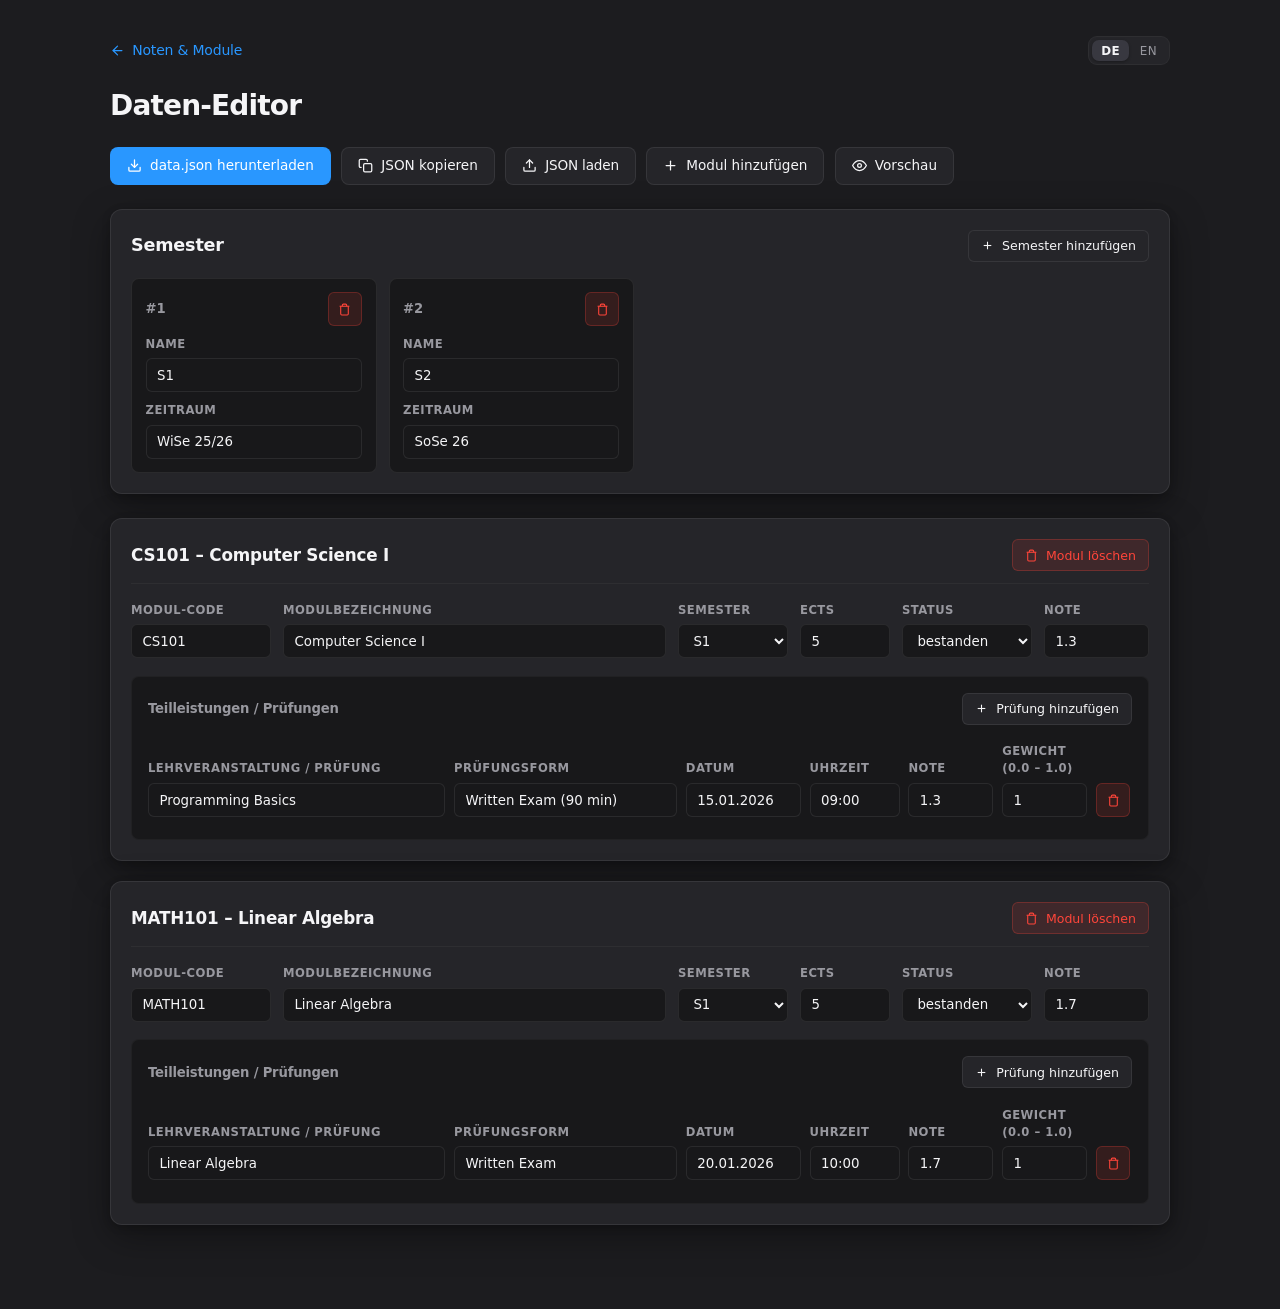
<file: editor.html>
<!DOCTYPE html>
<html lang="de">
<head>
  <meta charset="UTF-8">
  <meta name="viewport" content="width=device-width, initial-scale=1.0, viewport-fit=cover">
  <title>Data Editor – Noten &amp; Module</title>
  <link rel="icon" href="data:image/svg+xml,<svg xmlns=%22http://www.w3.org/2000/svg%22 viewBox=%220 0 100 100%22><text y=%22.9em%22 font-size=%2290%22>🎓</text></svg>">
  <link rel="stylesheet" href="style.css">
  <style>
    .editor-top-nav {
      display: flex;
      justify-content: space-between;
      align-items: center;
      margin-bottom: 1.25rem;
    }

    .nav-back-link {
      display: inline-flex;
      align-items: center;
      gap: 0.45rem;
      font-size: 0.875rem;
      font-weight: 500;
      color: var(--accent);
      text-decoration: none;
      transition: color 0.15s ease;
    }

    .nav-back-link:hover {
      color: var(--accent-hover);
    }

    .action-bar {
      display: flex;
      flex-wrap: wrap;
      gap: 0.65rem;
      margin-bottom: 1.5rem;
      align-items: center;
    }

    .btn {
      font-family: var(--font-system);
      font-size: 0.85rem;
      font-weight: 500;
      padding: 0.5rem 1rem;
      min-height: 38px;
      border-radius: 8px;
      cursor: pointer;
      display: inline-flex;
      align-items: center;
      gap: 0.5rem;
      transition: all 0.16s cubic-bezier(0.4, 0, 0.2, 1);
      border: 1px solid transparent;
      white-space: nowrap;
      line-height: 1.2;
    }

    .btn-primary {
      background: var(--accent);
      color: #fff;
    }

    .btn-primary:hover {
      background: var(--accent-hover);
    }

    .btn-secondary {
      background: var(--bg-elevated);
      color: var(--fg);
      border-color: var(--border);
    }

    .btn-secondary:hover {
      background: var(--bg-hover);
      border-color: var(--border-focus);
    }

    .btn-danger {
      background: rgba(255, 69, 58, 0.12);
      color: #ff453a;
      border-color: rgba(255, 69, 58, 0.25);
    }

    .btn-danger:hover {
      background: rgba(255, 69, 58, 0.22);
    }

    .btn-sm {
      min-height: 32px;
      padding: 0.35rem 0.75rem;
      font-size: 0.785rem;
      border-radius: 6px;
    }

    .btn-icon-only {
      width: 34px;
      height: 34px;
      min-height: 34px;
      padding: 0;
      justify-content: center;
      border-radius: 6px;
    }

    .section-card, .module-card {
      background: var(--bg-elevated);
      border: 1px solid var(--border);
      border-radius: 12px;
      padding: 1.25rem;
      margin-bottom: 1.5rem;
      box-shadow: var(--card-shadow);
    }

    .module-card {
      margin-bottom: 1.25rem;
      display: flex;
      flex-direction: column;
      gap: 1.1rem;
    }

    .section-title, .semester-item-header, .module-card-header, .sub-exams-header {
      display: flex;
      justify-content: space-between;
      align-items: center;
    }

    .section-title {
      font-size: 1.1rem;
      font-weight: 700;
      margin-bottom: 1rem;
      color: var(--fg);
    }

    .semester-item-header, .sub-exams-header {
      font-size: 0.825rem;
      font-weight: 600;
      color: var(--fg-secondary);
    }

    .semesters-grid {
      display: grid;
      grid-template-columns: repeat(auto-fill, minmax(210px, 1fr));
      gap: 0.75rem;
    }

    .semester-item {
      background: var(--bg-inset);
      border: 1px solid var(--border);
      border-radius: 8px;
      padding: 0.85rem;
      display: flex;
      flex-direction: column;
      gap: 0.6rem;
    }

    .form-group {
      display: flex;
      flex-direction: column;
      gap: 0.35rem;
    }

    .form-label {
      font-size: 0.725rem;
      font-weight: 600;
      color: var(--fg-secondary);
      text-transform: uppercase;
      letter-spacing: 0.04em;
    }

    .form-input, .form-select {
      font-family: var(--font-system);
      font-size: 0.835rem;
      background: var(--bg-inset);
      color: var(--fg);
      border: 1px solid var(--border);
      border-radius: 6px;
      padding: 0.45rem 0.65rem;
      outline: none;
      transition: all 0.15s ease;
      width: 100%;
      min-height: 34px;
    }

    .form-input:focus, .form-select:focus {
      background: var(--bg-hover);
      border-color: var(--border-focus);
      box-shadow: 0 0 0 2px rgba(41, 151, 255, 0.2);
    }

    .module-card-header {
      border-bottom: 1px solid var(--border-subtle);
      padding-bottom: 0.75rem;
      gap: 1rem;
    }

    .module-card-title {
      font-size: 1.05rem;
      font-weight: 700;
      color: var(--fg);
    }

    .module-fields-grid {
      display: grid;
      grid-template-columns: 140px 1fr 110px 90px 130px 105px;
      gap: 0.75rem;
    }

    .sub-exams-container {
      background: var(--bg-inset);
      border: 1px solid var(--border-subtle);
      border-radius: 8px;
      padding: 1rem;
      display: flex;
      flex-direction: column;
      gap: 0.75rem;
    }

    .sub-exam-row {
      display: grid;
      grid-template-columns: 2fr 1.5fr 115px 90px 85px 85px 36px;
      gap: 0.55rem;
      align-items: end;
      padding: 0.4rem 0;
      border-bottom: 1px solid var(--border-subtle);
    }

    .sub-exam-row:last-child {
      border-bottom: none;
    }

    .preview-box {
      background: var(--bg-inset);
      border: 1px solid var(--border);
      border-radius: 8px;
      padding: 1rem;
      font-family: monospace;
      font-size: 0.8rem;
      color: var(--fg);
      max-height: 400px;
      overflow-y: auto;
      white-space: pre;
      line-height: 1.45;
    }

    .toast {
      position: fixed;
      bottom: 2rem;
      right: 2rem;
      background: var(--bg-active);
      color: var(--fg);
      border: 1px solid var(--border);
      padding: 0.65rem 1.1rem;
      border-radius: 8px;
      font-size: 0.85rem;
      font-weight: 500;
      box-shadow: 0 8px 24px rgba(0, 0, 0, 0.4);
      opacity: 0;
      transform: translateY(10px);
      transition: all 0.2s cubic-bezier(0.2, 0.8, 0.2, 1);
      pointer-events: none;
      z-index: 1000;
    }

    .toast.show {
      opacity: 1;
      transform: translateY(0);
    }

    @media (max-width: 900px) {
      .module-fields-grid, .sub-exam-row {
        grid-template-columns: 1fr 1fr;
      }
    }

    @media (max-width: 680px) {
      .module-fields-grid, .sub-exam-row {
        grid-template-columns: 1fr;
      }
      .action-bar {
        flex-direction: column;
        align-items: stretch;
      }
      .action-bar .btn {
        justify-content: center;
      }
    }
  </style>
</head>
<body>

  <div class="container">
    <div class="editor-top-nav">
      <a href="index.html" class="nav-back-link">
        <svg width="15" height="15" viewBox="0 0 24 24" fill="none" stroke="currentColor" stroke-width="2" stroke-linecap="round" stroke-linejoin="round">
          <line x1="19" y1="12" x2="5" y2="12"></line>
          <polyline points="12 19 5 12 12 5"></polyline>
        </svg>
        <span data-i18n="back">Noten &amp; Module</span>
      </a>

      <div class="segmented-control lang-toggle" id="langToggle">
        <button class="seg-btn active" data-lang="de">DE</button>
        <button class="seg-btn" data-lang="en">EN</button>
      </div>
    </div>

    <header class="page-header" style="margin-bottom: 1.25rem;">
      <h1 data-i18n="title">Daten-Editor</h1>
    </header>

    <div class="action-bar">
      <button class="btn btn-primary" id="btnDownload">
        <svg width="15" height="15" viewBox="0 0 24 24" fill="none" stroke="currentColor" stroke-width="2" stroke-linecap="round" stroke-linejoin="round">
          <path d="M21 15v4a2 2 0 0 1-2 2H5a2 2 0 0 1-2-2v-4"></path>
          <polyline points="7 10 12 15 17 10"></polyline>
          <line x1="12" y1="15" x2="12" y2="3"></line>
        </svg>
        <span data-i18n="downloadJson">data.json herunterladen</span>
      </button>

      <button class="btn btn-secondary" id="btnCopy">
        <svg width="15" height="15" viewBox="0 0 24 24" fill="none" stroke="currentColor" stroke-width="2" stroke-linecap="round" stroke-linejoin="round">
          <rect x="9" y="9" width="13" height="13" rx="2" ry="2"></rect>
          <path d="M5 15H4a2 2 0 0 1-2-2V4a2 2 0 0 1 2-2h9a2 2 0 0 1 2 2v1"></path>
        </svg>
        <span data-i18n="copyJson">JSON kopieren</span>
      </button>

      <label class="btn btn-secondary">
        <svg width="15" height="15" viewBox="0 0 24 24" fill="none" stroke="currentColor" stroke-width="2" stroke-linecap="round" stroke-linejoin="round">
          <path d="M21 15v4a2 2 0 0 1-2 2H5a2 2 0 0 1-2-2v-4"></path>
          <polyline points="17 8 12 3 7 8"></polyline>
          <line x1="12" y1="3" x2="12" y2="15"></line>
        </svg>
        <span data-i18n="importJson">JSON laden</span>
        <input type="file" id="fileInput" accept=".json" hidden>
      </label>

      <button class="btn btn-secondary" onclick="addModule()">
        <svg width="15" height="15" viewBox="0 0 24 24" fill="none" stroke="currentColor" stroke-width="2" stroke-linecap="round" stroke-linejoin="round">
          <line x1="12" y1="5" x2="12" y2="19"></line>
          <line x1="5" y1="12" x2="19" y2="12"></line>
        </svg>
        <span data-i18n="addModule">Modul hinzufügen</span>
      </button>

      <button class="btn btn-secondary" id="btnTogglePreview">
        <svg width="15" height="15" viewBox="0 0 24 24" fill="none" stroke="currentColor" stroke-width="2" stroke-linecap="round" stroke-linejoin="round">
          <path d="M1 12s4-8 11-8 11 8 11 8-4 8-11 8-11-8-11-8z"></path>
          <circle cx="12" cy="12" r="3"></circle>
        </svg>
        <span id="btnPreviewText">Vorschau</span>
      </button>
    </div>

    <section class="section-card">
      <div class="section-title">
        <span data-i18n="semestersTitle">Semester</span>
        <button class="btn btn-secondary btn-sm" onclick="addSemester()">
          <svg width="13" height="13" viewBox="0 0 24 24" fill="none" stroke="currentColor" stroke-width="2">
            <line x1="12" y1="5" x2="12" y2="19"></line>
            <line x1="5" y1="12" x2="19" y2="12"></line>
          </svg>
          <span data-i18n="addSemester">Semester hinzufügen</span>
        </button>
      </div>
      <div class="semesters-grid" id="semestersContainer"></div>
    </section>

    <section id="modulesContainer"></section>

    <section class="section-card" id="previewSection" hidden>
      <div class="section-title">
        <span>JSON Preview</span>
      </div>
      <div class="preview-box" id="jsonPreview"></div>
    </section>
  </div>

  <div class="toast" id="toast"></div>

  <script>
    let currentLang = localStorage.getItem('lang') || 'de';
    const previewSection = document.getElementById('previewSection');

    const I18N = {
      de: {
        back: 'Noten & Module',
        title: 'Daten-Editor',
        downloadJson: 'data.json herunterladen',
        copyJson: 'JSON kopieren',
        importJson: 'JSON laden',
        addModule: 'Modul hinzufügen',
        previewJson: 'Vorschau',
        hidePreview: 'Vorschau ausblenden',
        semestersTitle: 'Semester',
        addSemester: 'Semester hinzufügen',
        semesterName: 'Name',
        semesterPeriod: 'Zeitraum',
        moduleCode: 'Modul-Code',
        moduleName: 'Modulbezeichnung',
        semester: 'Semester',
        ects: 'ECTS',
        status: 'Status',
        grade: 'Note',
        statusPassed: 'bestanden',
        statusRecognized: 'anerkannt',
        statusOpen: 'offen',
        subExams: 'Teilleistungen / Prüfungen',
        addExam: 'Prüfung hinzufügen',
        examName: 'Lehrveranstaltung / Prüfung',
        examFormat: 'Prüfungsform',
        examDate: 'Datum',
        examTime: 'Uhrzeit',
        examGrade: 'Note',
        examWeight: 'Gewicht (0.0 – 1.0)',
        deleteModule: 'Modul löschen',
        deleteExam: 'Löschen',
        deleteSemester: 'Löschen',
        copied: 'data.json in die Zwischenablage kopiert!',
        imported: 'JSON-Datei erfolgreich geladen!',
        invalidJson: 'Fehler: Ungültiges JSON-Format.'
      },
      en: {
        back: 'Grades & Modules',
        title: 'Data Editor',
        downloadJson: 'Download data.json',
        copyJson: 'Copy JSON',
        importJson: 'Load JSON',
        addModule: 'Add Module',
        previewJson: 'Preview JSON',
        hidePreview: 'Hide Preview',
        semestersTitle: 'Semesters',
        addSemester: 'Add Semester',
        semesterName: 'Name',
        semesterPeriod: 'Period',
        moduleCode: 'Module Code',
        moduleName: 'Module Title',
        semester: 'Semester',
        ects: 'ECTS',
        status: 'Status',
        grade: 'Grade',
        statusPassed: 'passed',
        statusRecognized: 'recognized',
        statusOpen: 'pending',
        subExams: 'Sub-assessments / Exams',
        addExam: 'Add Exam',
        examName: 'Course / Exam Title',
        examFormat: 'Assessment Format',
        examDate: 'Date',
        examTime: 'Time',
        examGrade: 'Grade',
        examWeight: 'Weight (0.0 – 1.0)',
        deleteModule: 'Delete Module',
        deleteExam: 'Delete',
        deleteSemester: 'Delete',
        copied: 'data.json copied to clipboard!',
        imported: 'JSON file loaded successfully!',
        invalidJson: 'Error: Invalid JSON format.'
      }
    };

    function t(key) {
      return I18N[currentLang]?.[key] || I18N.de[key] || key;
    }

    let state = {
      semesters: [
        { id: 1, name: "S1", period: "WiSe 25/26" },
        { id: 2, name: "S2", period: "SoSe 26" }
      ],
      modules: [
        {
          code: "CS101",
          name: "Computer Science I",
          semester: 1,
          ects: 5,
          grade: "1.3",
          status: "bestanden",
          subjects: [
            { name: "Programming Basics", format: "Written Exam (90 min)", date: "15.01.2026", time: "09:00", grade: "1.3", weight: 1.0 }
          ]
        },
        {
          code: "MATH101",
          name: "Linear Algebra",
          semester: 1,
          ects: 5,
          grade: "1.7",
          status: "bestanden",
          subjects: [
            { name: "Linear Algebra", format: "Written Exam", date: "20.01.2026", time: "10:00", grade: "1.7", weight: 1.0 }
          ]
        }
      ]
    };

    const newExam = name => ({ name, format: "Written Exam", date: "", time: "", grade: "", weight: 1.0 });

    const TRASH_ICON = `<svg width="13" height="13" viewBox="0 0 24 24" fill="none" stroke="currentColor" stroke-width="2">
      <polyline points="3 6 5 6 21 6"></polyline>
      <path d="M19 6v14a2 2 0 0 1-2 2H7a2 2 0 0 1-2-2V6m3 0V4a2 2 0 0 1 2-2h4a2 2 0 0 1 2 2v2"></path>
    </svg>`;

    function esc(s) {
      return String(s ?? '').replace(/[&<>"']/g, c => `&#${c.charCodeAt(0)};`);
    }

    function field(label, value, onInput, attrs = '') {
      return `<label class="form-group"><span class="form-label">${label}</span><input class="form-input" ${attrs} value="${esc(value)}" oninput="${onInput}"></label>`;
    }

    function select(label, onChange, options) {
      return `<label class="form-group"><span class="form-label">${label}</span><select class="form-select" onchange="${onChange}">${options}</select></label>`;
    }

    function showToast(msg) {
      const el = document.getElementById('toast');
      el.textContent = msg;
      el.classList.add('show');
      setTimeout(() => el.classList.remove('show'), 2400);
    }

    function applyTranslations() {
      document.documentElement.lang = currentLang;
      document.title = `${t('title')} – ${t('back')}`;
      document.querySelectorAll('[data-i18n]').forEach(el => el.textContent = t(el.dataset.i18n));
      document.getElementById('btnPreviewText').textContent = t(previewSection.hidden ? 'previewJson' : 'hidePreview');
      document.querySelectorAll('#langToggle .seg-btn').forEach(b => b.classList.toggle('active', b.dataset.lang === currentLang));
    }

    function renderSemesters() {
      document.getElementById('semestersContainer').innerHTML = state.semesters.map((s, i) => `
        <div class="semester-item">
          <div class="semester-item-header">
            <span>#${esc(s.id)}</span>
            <button class="btn btn-danger btn-icon-only" onclick="removeSemester(${i})" title="${t('deleteSemester')}">${TRASH_ICON}</button>
          </div>
          ${field(t('semesterName'), s.name, `updateSemester(${i}, 'name', this.value)`, 'placeholder="S1"')}
          ${field(t('semesterPeriod'), s.period, `updateSemester(${i}, 'period', this.value)`, 'placeholder="WiSe 25/26"')}
        </div>
      `).join('');
    }

    const cardTitle = m => `${m.code || 'CODE'} – ${m.name || t('moduleName')}`;

    function renderModules() {
      document.getElementById('modulesContainer').innerHTML = state.modules.map((m, i) => {
        const semesterOptions = state.semesters.map(s =>
          `<option value="${esc(s.id)}" ${Number(m.semester) === Number(s.id) ? 'selected' : ''}>${esc(s.name || 'S' + s.id)}</option>`
        ).join('');
        const statusOptions = [['bestanden', 'statusPassed'], ['anerkannt', 'statusRecognized'], ['offen', 'statusOpen']].map(([value, key]) =>
          `<option value="${value}" ${m.status === value ? 'selected' : ''}>${t(key)}</option>`
        ).join('');

        const subRows = (m.subjects || []).map((sub, j) => {
          const on = f => `updateSubExam(${i}, ${j}, '${f}', this.value)`;
          return `
            <div class="sub-exam-row">
              ${field(t('examName'), sub.name, on('name'), `placeholder="${t('examName')}"`)}
              ${field(t('examFormat'), sub.format, on('format'), 'placeholder="Klausur / Projekt"')}
              ${field(t('examDate'), sub.date, on('date'), 'placeholder="15.01.2026"')}
              ${field(t('examTime'), sub.time, on('time'), 'placeholder="09:00"')}
              ${field(t('examGrade'), sub.grade, on('grade'), 'placeholder="1.3"')}
              ${field(t('examWeight'), sub.weight ?? 1, `updateSubExam(${i}, ${j}, 'weight', parseFloat(this.value) || 0)`, 'type="number" step="0.05" min="0" max="1"')}
              <button class="btn btn-danger btn-icon-only" onclick="removeSubExam(${i}, ${j})" title="${t('deleteExam')}">${TRASH_ICON}</button>
            </div>
          `;
        }).join('');

        return `
          <div class="module-card">
            <div class="module-card-header">
              <div class="module-card-title" id="card-title-${i}">${esc(cardTitle(m))}</div>
              <button class="btn btn-danger btn-sm" onclick="removeModule(${i})">${TRASH_ICON}<span>${t('deleteModule')}</span></button>
            </div>

            <div class="module-fields-grid">
              ${field(t('moduleCode'), m.code, `updateModule(${i}, 'code', this.value)`, 'placeholder="CS101"')}
              ${field(t('moduleName'), m.name, `updateModule(${i}, 'name', this.value)`, 'placeholder="Computer Science I"')}
              ${select(t('semester'), `updateModule(${i}, 'semester', parseInt(this.value, 10))`, semesterOptions)}
              ${field(t('ects'), m.ects ?? 0, `updateModule(${i}, 'ects', parseInt(this.value, 10) || 0)`, 'type="number"')}
              ${select(t('status'), `updateModule(${i}, 'status', this.value)`, statusOptions)}
              ${field(t('grade'), m.grade, `updateModule(${i}, 'grade', this.value)`, 'placeholder="1.3"')}
            </div>

            <div class="sub-exams-container">
              <div class="sub-exams-header">
                <span>${t('subExams')}</span>
                <button class="btn btn-secondary btn-sm" onclick="addSubExam(${i})">
                  <svg width="13" height="13" viewBox="0 0 24 24" fill="none" stroke="currentColor" stroke-width="2">
                    <line x1="12" y1="5" x2="12" y2="19"></line>
                    <line x1="5" y1="12" x2="19" y2="12"></line>
                  </svg>
                  <span>${t('addExam')}</span>
                </button>
              </div>
              ${subRows}
            </div>
          </div>
        `;
      }).join('');
    }

    function refresh() {
      renderSemesters();
      renderModules();
      updatePreview();
    }

    function updateSemester(i, key, val) {
      state.semesters[i][key] = val;
      // re-render only the modules so the semester input keeps focus; their dropdowns show semester names
      if (key === 'name') renderModules();
      updatePreview();
    }

    function addSemester() {
      const nextId = state.semesters.length > 0 ? Math.max(...state.semesters.map(s => s.id)) + 1 : 1;
      state.semesters.push({ id: nextId, name: `S${nextId}`, period: "" });
      refresh();
    }

    function removeSemester(i) {
      state.semesters.splice(i, 1);
      refresh();
    }

    function updateModule(i, key, val) {
      state.modules[i][key] = val;
      if (key === 'code' || key === 'name') {
        document.getElementById(`card-title-${i}`).textContent = cardTitle(state.modules[i]);
      }
      updatePreview();
    }

    function addModule() {
      state.modules.push({
        code: "CS10" + (state.modules.length + 1),
        name: "New Module",
        semester: state.semesters.length > 0 ? state.semesters[0].id : 1,
        ects: 5,
        grade: "",
        status: "bestanden",
        subjects: [newExam("Course 1")]
      });
      refresh();
    }

    function removeModule(i) {
      state.modules.splice(i, 1);
      refresh();
    }

    function addSubExam(i) {
      (state.modules[i].subjects ||= []).push(newExam("Course Part"));
      refresh();
    }

    function updateSubExam(i, j, key, val) {
      state.modules[i].subjects[j][key] = val;
      updatePreview();
    }

    function removeSubExam(i, j) {
      state.modules[i].subjects.splice(j, 1);
      refresh();
    }

    // normalizes known fields; the spreads keep fields the editor has no inputs for (config, semesterLabel, ...)
    function getCleanData() {
      return {
        ...state,
        semesters: state.semesters.map(s => ({
          ...s,
          id: Number(s.id),
          name: s.name || `S${s.id}`,
          period: s.period || ""
        })),
        modules: state.modules.map(m => ({
          ...m,
          code: m.code || "",
          name: m.name || "",
          semester: Number(m.semester) || 1,
          ects: Number(m.ects) || 0,
          grade: m.grade || "",
          status: m.status || "bestanden",
          subjects: (m.subjects || []).map(sub => ({
            ...sub,
            name: sub.name || "",
            format: sub.format || "",
            date: sub.date || "",
            time: sub.time || "",
            grade: sub.grade || "",
            weight: sub.weight !== undefined ? Number(sub.weight) : 1
          }))
        }))
      };
    }

    const json = () => JSON.stringify(getCleanData(), null, 2);

    function updatePreview() {
      document.getElementById('jsonPreview').textContent = json();
    }

    document.getElementById('langToggle').addEventListener('click', e => {
      const btn = e.target.closest('.seg-btn');
      if (!btn || btn.dataset.lang === currentLang) return;
      currentLang = btn.dataset.lang;
      localStorage.setItem('lang', currentLang);
      applyTranslations();
      refresh();
    });

    document.getElementById('btnTogglePreview').addEventListener('click', () => {
      previewSection.hidden = !previewSection.hidden;
      document.getElementById('btnPreviewText').textContent = t(previewSection.hidden ? 'previewJson' : 'hidePreview');
    });

    document.getElementById('btnCopy').addEventListener('click', () => {
      navigator.clipboard.writeText(json()).then(() => showToast(t('copied')));
    });

    document.getElementById('btnDownload').addEventListener('click', () => {
      const url = URL.createObjectURL(new Blob([json()], { type: 'application/json' }));
      const a = document.createElement('a');
      a.href = url;
      a.download = 'data.json';
      a.click();
      URL.revokeObjectURL(url);
    });

    document.getElementById('fileInput').addEventListener('change', e => {
      const file = e.target.files[0];
      if (!file) return;
      const reader = new FileReader();
      reader.onload = evt => {
        try {
          const parsed = JSON.parse(evt.target.result);
          if (!Array.isArray(parsed.modules)) throw new Error('Missing modules');
          state = { ...parsed, semesters: Array.isArray(parsed.semesters) ? parsed.semesters : [] };
          refresh();
          showToast(t('imported'));
        } catch {
          alert(t('invalidJson'));
        }
      };
      reader.readAsText(file);
    });

    applyTranslations();
    refresh();
  </script>
</body>
</html>
</file>
<file: style.css>
:root {
  --bg: #1c1c1f;
  --bg-elevated: #252529;
  --bg-hover: #2f2f35;
  --bg-inset: #18181a;
  --bg-active: #383840;

  --fg: #f5f5f7;
  --fg-secondary: #98989f;
  --fg-tertiary: #686870;

  --border: rgba(255, 255, 255, 0.08);
  --border-subtle: rgba(255, 255, 255, 0.04);
  --border-focus: rgba(41, 151, 255, 0.6);

  --accent: #2997ff;
  --accent-hover: #47a6ff;
  --accent-subtle: rgba(41, 151, 255, 0.12);

  --status-green: #30d158;

  --card-shadow: 0 12px 36px rgba(0, 0, 0, 0.35), 0 2px 8px rgba(0, 0, 0, 0.2);

  --font-system: -apple-system, BlinkMacSystemFont, "SF Pro Text", "SF Pro Display", -ui-sans-serif, system-ui, sans-serif;
}

* {
  box-sizing: border-box;
  margin: 0;
  padding: 0;
  -webkit-tap-highlight-color: transparent;
}

body {
  font-family: var(--font-system);
  background-color: var(--bg);
  color: var(--fg);
  line-height: 1.47059;
  letter-spacing: -0.012em;
  padding: 2.25rem 1.25rem 4rem;
  -webkit-font-smoothing: antialiased;
  -moz-osx-font-smoothing: grayscale;
}

.container {
  max-width: 1060px;
  margin: 0 auto;
}

.tabular {
  font-variant-numeric: tabular-nums;
  letter-spacing: -0.01em;
}

header.page-header {
  display: flex;
  justify-content: space-between;
  align-items: flex-start;
  margin-bottom: 1.5rem;
  gap: 1rem;
}

h1 {
  font-size: 1.75rem;
  font-weight: 700;
  letter-spacing: -0.03em;
  color: var(--fg);
}

.subtitle {
  font-size: 0.825rem;
  color: var(--fg-secondary);
  margin-top: 0.25rem;
}

.header-actions {
  display: flex;
  align-items: center;
  gap: 0.5rem;
  flex-shrink: 0;
}

.header-action-btn {
  text-decoration: none;
  display: inline-flex;
  align-items: center;
  gap: 0.35rem;
  background: var(--bg-elevated);
  border: 1px solid var(--border-subtle);
  border-radius: 7px;
  padding: 0.25rem 0.65rem;
  font-size: 0.745rem;
  font-weight: 500;
  color: var(--fg-secondary);
  transition: all 0.15s ease;
  white-space: nowrap;
}

.header-action-btn:hover {
  background: var(--bg-hover);
  color: var(--fg);
  border-color: var(--border);
}

.lang-toggle {
  flex-shrink: 0;
}

.lang-toggle .seg-btn {
  padding: 0.22rem 0.55rem;
  font-size: 0.745rem;
  letter-spacing: 0.04em;
  min-width: 32px;
  text-align: center;
  line-height: 1.2;
}

.controls-wrapper {
  display: flex;
  flex-direction: column;
  gap: 0.75rem;
  margin-bottom: 1.25rem;
}

.segmented-control {
  display: inline-flex;
  background: var(--bg-elevated);
  border: 1px solid var(--border-subtle);
  padding: 3px;
  border-radius: 9px;
  gap: 2px;
  max-width: 100%;
}

.segmented-control.scrollable {
  overflow-x: auto;
  scrollbar-width: none;
  -webkit-overflow-scrolling: touch;
}

.segmented-control.scrollable::-webkit-scrollbar {
  display: none;
}

.seg-btn {
  font-family: var(--font-system);
  background: transparent;
  border: none;
  color: var(--fg-secondary);
  padding: 0.42rem 1rem;
  border-radius: 7px;
  font-size: 0.8rem;
  font-weight: 500;
  cursor: pointer;
  white-space: nowrap;
  transition: all 0.16s cubic-bezier(0.4, 0, 0.2, 1);
}

.seg-btn:hover {
  color: var(--fg);
}

.seg-btn.active {
  background: var(--bg-active);
  color: var(--fg);
  font-weight: 600;
  box-shadow: 0 1px 3px rgba(0, 0, 0, 0.3);
}

.sub-toolbar {
  display: flex;
  justify-content: space-between;
  align-items: center;
  flex-wrap: wrap;
  gap: 0.75rem;
}

.search-box {
  position: relative;
  flex-grow: 1;
  max-width: 240px;
}

.search-input {
  width: 100%;
  background: var(--bg-elevated);
  border: 1px solid var(--border);
  color: var(--fg);
  padding: 0.4rem 0.75rem 0.4rem 2rem;
  border-radius: 8px;
  font-size: 0.8rem;
  font-family: var(--font-system);
  outline: none;
  transition: all 0.2s ease;
}

.search-input::placeholder {
  color: var(--fg-tertiary);
}

.search-input:focus {
  background: var(--bg-hover);
  border-color: var(--border-focus);
  box-shadow: 0 0 0 3px rgba(41, 151, 255, 0.2);
}

.search-icon {
  position: absolute;
  left: 0.65rem;
  top: 50%;
  transform: translateY(-50%);
  width: 13px;
  height: 13px;
  color: var(--fg-tertiary);
  pointer-events: none;
}

.card {
  background: var(--bg-elevated);
  border: 1px solid var(--border);
  border-radius: 12px;
  box-shadow: var(--card-shadow);
  overflow: hidden;
  margin-bottom: 1.25rem;
}

.table-scroll-wrapper {
  width: 100%;
  overflow-x: auto;
  -webkit-overflow-scrolling: touch;
}

table {
  width: 100%;
  border-collapse: collapse;
  table-layout: fixed;
  font-size: 0.835rem;
  text-align: left;
}

.tbl-exams { min-width: 900px; }
.tbl-exams col.c-date   { width: 95px; }
.tbl-exams col.c-time   { width: 95px; }
.tbl-exams col.c-mod    { width: 100px; }
.tbl-exams col.c-form   { width: 255px; }
.tbl-exams col.c-grade  { width: 145px; }

.tbl-modules { min-width: 900px; }
.tbl-modules col.c-code   { width: 115px; }
.tbl-modules col.c-sem    { width: 75px; }
.tbl-modules col.c-ects   { width: 85px; }
.tbl-modules col.c-grade  { width: 140px; }
.tbl-modules col.c-action { width: 110px; }

/* !important: must beat the td/th padding rules, including the mobile ones */
.cell-action {
  text-align: right;
  white-space: nowrap;
  padding-right: 0.9rem !important;
  padding-left: 0.25rem !important;
}

tr.details-row > td {
  padding: 0;
}

tfoot tr.summary-row td {
  background: var(--bg-inset);
  border-top: 1px solid var(--border);
  font-weight: 600;
  font-size: 0.8rem;
  color: var(--fg);
  padding: 0.65rem 0.9rem;
}

thead th {
  background: var(--bg-inset);
  color: var(--fg-secondary);
  font-weight: 600;
  text-transform: uppercase;
  font-size: 0.685rem;
  letter-spacing: 0.05em;
  padding: 0.65rem 0.9rem;
  border-bottom: 1px solid var(--border);
  user-select: none;
}

tr.semester-group-header td {
  background: rgba(255, 255, 255, 0.02);
  font-weight: 600;
  font-size: 0.775rem;
  color: var(--fg);
  padding: 0.55rem 0.9rem;
  border-top: 1px solid var(--border);
  border-bottom: 1px solid var(--border-subtle);
}

tbody tr.main-row {
  border-bottom: 1px solid var(--border-subtle);
  transition: background-color 0.15s ease;
}

tbody tr.main-row:last-child {
  border-bottom: none;
}

tbody tr.main-row:hover {
  background-color: var(--bg-hover);
}

tbody td {
  padding: 0.75rem 0.9rem;
  vertical-align: middle;
  line-height: 1.35;
}

.cell-wrap {
  overflow-wrap: break-word;
  hyphens: auto;
}

.cell-nowrap {
  white-space: nowrap;
}

.text-secondary {
  color: var(--fg-secondary);
  font-size: 0.785rem;
}

.text-tertiary {
  color: var(--fg-tertiary);
}

.font-semibold {
  font-weight: 600;
  color: var(--fg);
}

.code-link {
  font-family: var(--font-system);
  font-size: 0.775rem;
  font-weight: 600;
  color: var(--accent);
  background: var(--accent-subtle);
  border: 1px solid rgba(41, 151, 255, 0.22);
  padding: 0.18rem 0.45rem;
  border-radius: 5px;
  cursor: pointer;
  display: inline-block;
  transition: all 0.15s ease;
  white-space: nowrap;
}

.code-link:hover {
  background: rgba(41, 151, 255, 0.25);
  color: var(--accent-hover);
  border-color: rgba(41, 151, 255, 0.4);
}

.subj-link {
  font-family: var(--font-system);
  font-size: 0.835rem;
  font-weight: 600;
  color: var(--fg);
  background: transparent;
  border: none;
  cursor: pointer;
  padding: 0;
  text-align: left;
  transition: color 0.15s ease;
  display: inline-flex;
  align-items: center;
  gap: 0.3rem;
}

.subj-link:hover {
  color: var(--accent);
}

.subj-link-icon {
  opacity: 0;
  width: 10px;
  height: 10px;
  color: var(--accent);
  transition: all 0.15s ease;
  transform: translateX(-3px);
}

.subj-link:hover .subj-link-icon {
  opacity: 1;
  transform: translateX(0);
}

@keyframes rowGlow {
  0% { background-color: rgba(41, 151, 255, 0.35); }
  60% { background-color: rgba(41, 151, 255, 0.12); }
  100% { background-color: transparent; }
}

.highlight-glow {
  animation: rowGlow 1.8s cubic-bezier(0.2, 0.8, 0.2, 1) forwards;
}

.status-badge {
  display: inline-flex;
  align-items: center;
  gap: 0.35rem;
  font-size: 0.775rem;
  font-weight: 500;
  white-space: nowrap;
  padding: 0.18rem 0.55rem;
  border-radius: 6px;
  line-height: 1.25;
  letter-spacing: -0.01em;
}

.status-grade {
  background-color: rgba(48, 209, 88, 0.12);
  color: var(--status-green);
  border: 1px solid rgba(48, 209, 88, 0.28);
}

.format-pill {
  display: inline-block;
  font-size: 0.745rem;
  color: var(--fg-secondary);
  background: rgba(255, 255, 255, 0.04);
  border: 1px solid var(--border-subtle);
  padding: 0.18rem 0.55rem;
  border-radius: 5px;
  line-height: 1.3;
  white-space: normal;
}

.sem-tag {
  font-size: 0.685rem;
  font-weight: 600;
  color: var(--accent);
  background: var(--accent-subtle);
  padding: 0.1rem 0.3rem;
  border-radius: 4px;
  margin-right: 0.25rem;
  white-space: nowrap;
}

.expand-btn {
  font-family: var(--font-system);
  background: rgba(255, 255, 255, 0.05);
  border: 1px solid var(--border-subtle);
  color: var(--fg-secondary);
  font-size: 0.75rem;
  font-weight: 500;
  cursor: pointer;
  display: inline-flex;
  align-items: center;
  gap: 0.3rem;
  padding: 0.22rem 0.5rem;
  border-radius: 6px;
  transition: all 0.15s ease;
  white-space: nowrap;
}

.expand-btn:hover {
  background: rgba(255, 255, 255, 0.1);
  color: var(--fg);
  border-color: var(--border);
}

.action-arrow-btn {
  background: transparent;
  border: none;
  color: var(--fg-tertiary);
  cursor: pointer;
  display: inline-flex;
  align-items: center;
  justify-content: center;
  padding: 0.25rem 0.4rem;
  border-radius: 4px;
  transition: color 0.15s ease, transform 0.15s ease;
}

.action-arrow-btn:hover {
  color: var(--fg);
  transform: translateX(2px);
}

.action-arrow-btn svg {
  width: 11px;
  height: 11px;
}

.chevron {
  width: 10px;
  height: 10px;
  transition: transform 0.2s cubic-bezier(0.4, 0, 0.2, 1);
}

.expand-btn.open .chevron {
  transform: rotate(90deg);
}

tr.details-row {
  display: none;
  background: var(--bg-inset);
  border-bottom: 1px solid var(--border);
}

tr.details-row.open {
  display: table-row;
}

.sub-table-container {
  padding: 0.75rem 0.9rem 0.75rem 1.8rem;
}

.sub-table {
  font-size: 0.785rem;
  background: var(--bg-elevated);
  border: 1px solid var(--border-subtle);
}

.sub-table th {
  background: rgba(255, 255, 255, 0.02);
  border-bottom: 1px solid var(--border);
  padding: 0.45rem 0.7rem;
  font-size: 0.65rem;
  text-transform: uppercase;
  letter-spacing: 0.04em;
  color: var(--fg-secondary);
}

.sub-table td {
  padding: 0.55rem 0.7rem;
  border-bottom: 1px solid var(--border-subtle);
  line-height: 1.35;
}

.sub-table tr:last-child td {
  border-bottom: none;
}

.weight-tag {
  font-size: 0.7rem;
  font-weight: 600;
  color: var(--fg-secondary);
  background: rgba(255, 255, 255, 0.05);
  padding: 0.1rem 0.3rem;
  border-radius: 3px;
  border: 1px solid var(--border-subtle);
}

.empty-container {
  padding: 4.5rem 1.5rem;
  text-align: center;
}

.empty-icon {
  margin-bottom: 0.75rem;
  color: var(--fg-tertiary);
}

.empty-title {
  font-size: 1.15rem;
  font-weight: 700;
  color: var(--fg);
  letter-spacing: -0.015em;
  margin-bottom: 0.35rem;
}

.empty-subtitle {
  font-size: 0.85rem;
  color: var(--fg-secondary);
  max-width: 420px;
  margin: 0 auto;
  line-height: 1.4;
}

@media (max-width: 680px) {
  body {
    padding: 1rem 0.65rem 3rem;
  }

  header.page-header {
    margin-bottom: 1rem;
    gap: 0.75rem;
  }

  .header-actions {
    gap: 0.35rem;
  }

  .header-action-btn {
    padding: 0.22rem 0.5rem;
    font-size: 0.72rem;
  }

  .lang-toggle .seg-btn {
    padding: 0.22rem 0.5rem;
    font-size: 0.72rem;
    min-width: 28px;
  }

  h1 {
    font-size: 1.35rem;
  }

  .search-box {
    max-width: 100%;
  }

  .search-input {
    font-size: 16px;
    padding: 0.5rem 0.75rem 0.5rem 2.2rem;
  }

  .sub-toolbar {
    flex-direction: column-reverse;
    align-items: stretch;
    gap: 0.6rem;
  }

  .segmented-control:not(.lang-toggle) {
    width: 100%;
  }

  .segmented-control.scrollable {
    padding: 4px;
  }

  .seg-btn {
    padding: 0.45rem 0.85rem;
  }

  #viewToggle .seg-btn {
    flex: 1;
    text-align: center;
  }

  .card {
    border-radius: 10px;
    margin-bottom: 1rem;
  }

  tbody td {
    padding: 0.6rem 0.65rem;
    font-size: 0.785rem;
  }

  thead th {
    padding: 0.5rem 0.65rem;
    font-size: 0.65rem;
  }

  .sub-table-container {
    padding: 0.5rem 0.4rem 0.5rem 0.75rem;
  }

  .sub-table td {
    padding: 0.45rem 0.5rem;
    font-size: 0.735rem;
  }

  .sub-table th {
    padding: 0.35rem 0.5rem;
  }

  .action-arrow-btn {
    padding: 0.4rem 0.6rem;
    min-height: 32px;
  }
}

@media print {
  body { padding: 0; background: #fff; color: #000; }
  .controls-wrapper { display: none; }
  .card { border: 1px solid #ccc; box-shadow: none; border-radius: 0; }
  tr.details-row { display: table-row !important; }
  .expand-btn { display: none; }
}
</file>
